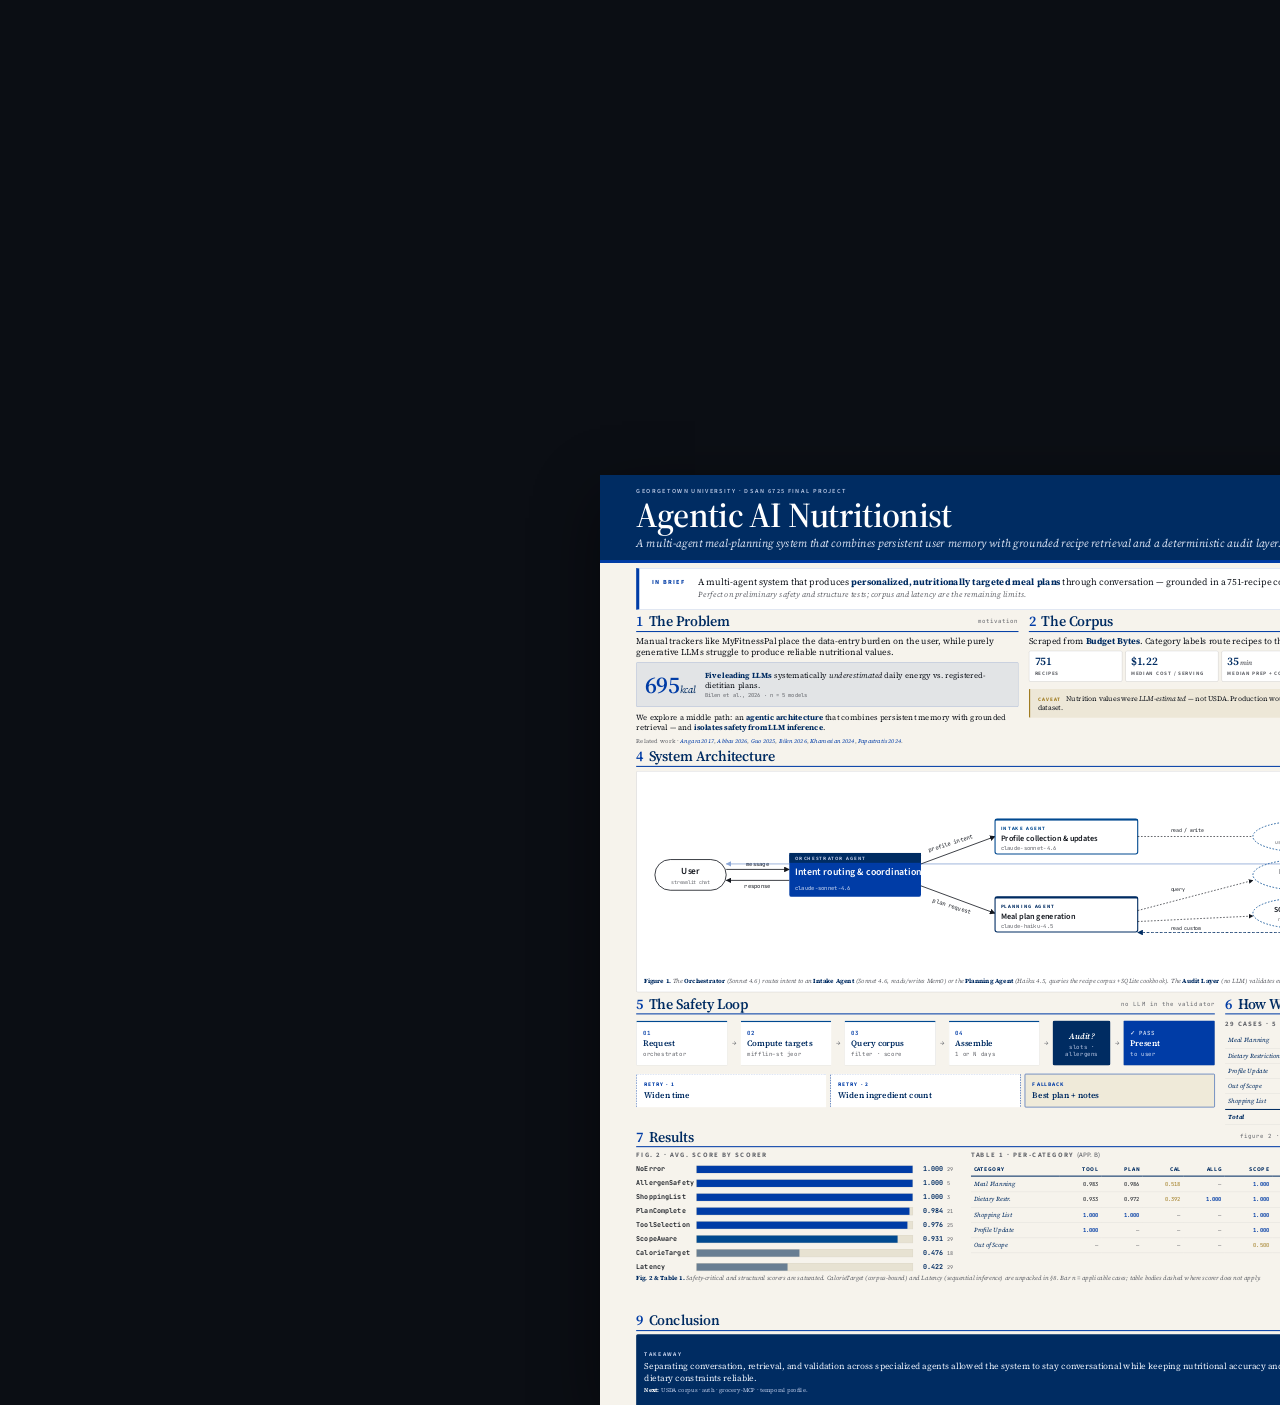
<file: deliverables/poster/poster.html>
<!doctype html>
<html lang="en">
<head>
<meta charset="utf-8">
<title>Agentic AI Nutritionist · DSAN 6725 Poster</title>
<link rel="preconnect" href="https://fonts.googleapis.com">
<link rel="preconnect" href="https://fonts.gstatic.com" crossorigin>
<link href="https://fonts.googleapis.com/css2?family=Source+Serif+4:ital,opsz,wght@0,8..60,400;0,8..60,600;0,8..60,700;1,8..60,400;1,8..60,600&family=Source+Sans+3:wght@400;500;600;700&family=JetBrains+Mono:wght@400;500;600&display=swap" rel="stylesheet">
<style>
  /* =========================================================
     48" x 36" conference poster. Design canvas: 2400 x 1800.
     Georgetown palette:
       #003ca6  Hoya Blue     (primary accent, links, keylines)
       #004990  Medium Blue   (headings, chart bars)
       #002c62  Deep Navy     (body banners, chart reference)
       #63656b  Stone Gray    (secondary text, rules)
     ========================================================= */
  :root {
    --paper:        #F6F3EC;   /* warm cream poster ground */
    --paper-2:      #EFEAD9;
    --card:         #FFFFFF;
    --ink:          #14181F;
    --ink-2:        #3A3E47;
    --muted:        #63656b;   /* Georgetown stone */
    --hoya:         #003ca6;   /* Georgetown Hoya Blue */
    --medium:       #004990;   /* Medium Blue */
    --navy:         #002c62;   /* Deep Navy */
    --hoya-soft:    rgba(0,60,166,0.08);
    --hoya-line:    rgba(0,60,166,0.22);
    --rule:         rgba(20,24,31,0.16);
    --rule-soft:    rgba(20,24,31,0.08);
    --gold:         #a07c21;   /* small warm accent for Budget-Bytes caveat */
  }

  * { box-sizing: border-box; margin: 0; padding: 0; }
  html, body { background: #0B0E14; }

  body {
    font-family: 'Source Sans 3', system-ui, sans-serif;
    color: var(--ink);
    display: flex;
    justify-content: center;
    padding: 40px 20px;
    min-height: 100vh;
  }

  .stage {
    width: 100%;
    max-width: 2400px;
    aspect-ratio: 4 / 3;
    position: relative;
  }
  .poster-wrap {
    position: absolute;
    inset: 0;
    display: grid;
    place-items: center;
  }

  .poster {
    width: 2400px;
    height: 1800px;
    background: var(--paper);
    color: var(--ink);
    position: relative;
    overflow: hidden;
    transform-origin: center;
    box-shadow: 0 40px 120px rgba(0,0,0,0.45);
  }

  /* ============ PRINT: 48" x 36" poster paper ============ */
  @page {
    size: 48in 36in;
    margin: 0;
  }
  @media print {
    html, body {
      background: #fff !important;
      margin: 0 !important;
      padding: 0 !important;
      width: 48in;
      height: 36in;
      overflow: hidden !important;
    }
    body { display: block !important; }
    .stage {
      all: unset !important;
      display: block !important;
      width: 2400px !important;
      height: 1800px !important;
    }
    .poster-wrap {
      position: static !important;
      display: block !important;
      width: 2400px !important;
      height: 1800px !important;
    }
    /* Keep the poster at its native 2400x1800 design resolution and
       scale up 1.92x so it fills 48in x 36in exactly (at 96 DPI). */
    .poster {
      width: 2400px !important;
      height: 1800px !important;
      transform: scale(1.92) !important;
      transform-origin: top left !important;
      box-shadow: none !important;
      page-break-inside: avoid;
    }
    /* Keep ink dense — stop browsers stripping backgrounds */
    * {
      -webkit-print-color-adjust: exact !important;
      print-color-adjust: exact !important;
    }
  }

  /* ============ TYPE SYSTEM ============ */
  .serif    { font-family: 'Source Serif 4', Georgia, serif; font-optical-sizing: auto; }
  .sans     { font-family: 'Source Sans 3', system-ui, sans-serif; }
  .mono     { font-family: 'JetBrains Mono', monospace; }
  .italic   { font-style: italic; }

  .eyebrow {
    font-family: 'Source Sans 3', sans-serif;
    font-size: 14px;
    font-weight: 700;
    letter-spacing: 0.22em;
    text-transform: uppercase;
    color: var(--hoya);
  }
  .sect-num {
    font-family: 'JetBrains Mono', monospace;
    font-weight: 500;
    color: var(--hoya);
  }
  .small-caps {
    font-family: 'Source Sans 3', sans-serif;
    font-size: 12px;
    font-weight: 700;
    letter-spacing: 0.18em;
    text-transform: uppercase;
    color: var(--muted);
  }

  /* ============ HEADER BANNER ============ */
  .banner {
    position: relative;
    background: var(--navy);
    color: #f1f4f9;
    padding: 22px 70px 20px;
    display: grid;
    grid-template-columns: 1fr auto;
    gap: 28px;
    align-items: center;
    border-bottom: 5px solid var(--hoya);
  }
  .banner::after {
    content: '';
    position: absolute;
    left: 0; right: 0; bottom: -5px;
    height: 5px;
    background: linear-gradient(90deg, var(--hoya) 0 55%, var(--medium) 55% 85%, var(--navy) 85% 100%);
  }
  .seal-wrap {
    width: 132px; height: 132px;
    background: rgba(255,255,255,0.06);
    border: 1px solid rgba(255,255,255,0.18);
    border-radius: 50%;
    flex-shrink: 0;
    display: grid;
    place-items: center;
    padding: 10px;
  }
  .seal-wrap img { width: 100%; height: 100%; object-fit: contain; }

  .banner-title { min-width: 0; }
  .banner-title .dept {
    font-family: 'Source Sans 3', sans-serif;
    font-size: 12px;
    font-weight: 600;
    letter-spacing: 0.22em;
    text-transform: uppercase;
    color: #b7c6e3;
    margin-bottom: 5px;
  }
  .banner-title h1 {
    font-family: 'Source Serif 4', serif;
    font-weight: 600;
    font-size: 68px;
    line-height: 0.98;
    letter-spacing: -0.015em;
    color: #fff;
  }
  .banner-title h1 .amp { color: #b7c6e3; font-weight: 400; font-style: italic; }
  .banner-title .sub {
    font-family: 'Source Serif 4', serif;
    font-style: italic;
    font-size: 22px;
    line-height: 1.2;
    color: #dbe4f4;
    margin-top: 8px;
    max-width: 1400px;
  }

  .banner-meta {
    text-align: right;
    font-family: 'Source Sans 3', sans-serif;
    color: #dbe4f4;
    line-height: 1.4;
  }
  .banner-meta .venue {
    font-size: 11px;
    font-weight: 700;
    letter-spacing: 0.22em;
    text-transform: uppercase;
    color: #b7c6e3;
    margin-bottom: 6px;
  }
  .banner-meta .authors {
    font-family: 'Source Serif 4', serif;
    font-size: 20px;
    font-weight: 600;
    color: #fff;
    line-height: 1.15;
  }
  .banner-meta .authors em { font-weight: 400; color: #b7c6e3; font-style: italic; padding: 0 3px; }
  .banner-meta .affil {
    font-size: 11px;
    margin-top: 4px;
    color: #b7c6e3;
    letter-spacing: 0.02em;
  }
  .banner-meta .date {
    margin-top: 8px;
    padding-top: 6px;
    border-top: 1px solid rgba(255,255,255,0.18);
    font-size: 10px;
    font-weight: 700;
    letter-spacing: 0.22em;
    text-transform: uppercase;
    color: #b7c6e3;
  }

  /* ============ POSTER BODY ============ */
  .body {
    padding: 10px 70px 10px;
    display: grid;
    grid-template-columns: repeat(12, 1fr);
    grid-auto-rows: min-content;
    column-gap: 20px;
    row-gap: 8px;
  }

  /* ============ SECTION BASE ============ */
  .section { display: flex; flex-direction: column; min-width: 0; }
  .section-head {
    display: grid;
    grid-template-columns: auto 1fr auto;
    gap: 10px;
    align-items: baseline;
    border-bottom: 2px solid var(--hoya);
    padding-bottom: 5px;
    margin-bottom: 6px;
  }
  .section-head .num {
    font-family: 'Source Serif 4', serif;
    font-weight: 600;
    font-size: 28px;
    color: var(--hoya);
    line-height: 1;
  }
  .section-head h2 {
    font-family: 'Source Serif 4', serif;
    font-weight: 600;
    font-size: 28px;
    letter-spacing: -0.01em;
    line-height: 1;
    color: var(--navy);
  }
  .section-head .tag {
    justify-self: end;
    align-self: center;
    font-family: 'JetBrains Mono', monospace;
    font-size: 11px;
    color: var(--muted);
    letter-spacing: 0.08em;
  }

  .section p, .section li, .section td {
    font-family: 'Source Serif 4', serif;
    font-size: 14px;
    line-height: 1.38;
    color: var(--ink);
  }
  .section p + p { margin-top: 8px; }
  .section strong { font-weight: 700; color: var(--navy); }
  .section em { font-style: italic; }

  .inline-cite {
    color: var(--hoya);
    font-style: italic;
    white-space: nowrap;
  }

  /* ============ SPANS ============ */
  .c-abstract   { grid-column: 1 / span 12; }
  .c-left   { grid-column: 1 / span 4; }
  .c-mid    { grid-column: 5 / span 4; }
  .c-right  { grid-column: 9 / span 4; }
  .c-full   { grid-column: 1 / span 12; }
  .c-8      { grid-column: 1 / span 8; }
  .c-4-r    { grid-column: 9 / span 4; }
  .c-6-l    { grid-column: 1 / span 6; }
  .c-6-r    { grid-column: 7 / span 6; }

  /* ============ ABSTRACT BOX ============ */
  .abstract-box {
    background: var(--card);
    border: 1px solid var(--hoya-line);
    border-left: 6px solid var(--hoya);
    padding: 14px 24px 16px;
    display: grid;
    grid-template-columns: auto 1fr;
    column-gap: 24px;
    row-gap: 4px;
    align-items: start;
  }
  .abstract-box .abs-label {
    font-family: 'Source Sans 3', sans-serif;
    font-weight: 700;
    font-size: 12px;
    letter-spacing: 0.22em;
    text-transform: uppercase;
    color: var(--hoya);
    padding-top: 4px;
  }
  .abstract-box p {
    font-family: 'Source Serif 4', serif;
    font-size: 14px;
    line-height: 1.4;
    color: var(--ink);
    column-count: 3;
    column-gap: 28px;
    column-rule: 1px solid var(--rule-soft);
  }
  .abstract-box p strong { color: var(--navy); }

  /* ============ BACKGROUND: the 695 kcal stat ============ */
  .stat-block {
    background: var(--hoya-soft);
    border: 1px solid var(--hoya-line);
    padding: 10px 14px;
    margin: 8px 0 10px;
    display: grid;
    grid-template-columns: auto 1fr;
    gap: 18px;
    align-items: center;
    border-radius: 3px;
  }
  .stat-block {
    padding: 14px 16px !important;
  }
  .stat-block .stat-num-BUMP {} /* marker */
  .stat-block .stat-num {
    font-family: 'Source Serif 4', serif;
    font-weight: 600;
    font-size: 46px;
    line-height: 1;
    color: var(--hoya);
    letter-spacing: -0.02em;
  }
  .stat-block .stat-num .u {
    font-size: 20px;
    font-style: italic;
    font-weight: 400;
    color: var(--navy);
    margin-left: 2px;
  }
  .stat-block .stat-text {
    font-family: 'Source Serif 4', serif;
    font-size: 15px;
    line-height: 1.32;
    color: var(--ink);
  }
  .stat-block .stat-text strong { color: var(--navy); }
  .stat-block .src {
    font-family: 'JetBrains Mono', monospace;
    font-size: 10.5px;
    color: var(--muted);
    margin-top: 4px;
    display: block;
  }

  /* ============ DATA PANEL ============ */
  .data-stats {
    display: grid;
    grid-template-columns: repeat(4, 1fr);
    gap: 6px;
    margin: 8px 0 8px;
  }
  .data-stat {
    background: var(--card);
    border: 1px solid var(--rule);
    padding: 8px 10px;
    border-radius: 3px;
  }
  .data-stat .n {
    font-family: 'Source Serif 4', serif;
    font-weight: 600;
    font-size: 22px;
    line-height: 1;
    color: var(--navy);
  }
  .data-stat .n .u { font-size: 13px; font-style: italic; color: var(--muted); margin-left: 2px; }
  .data-stat .lab {
    font-family: 'Source Sans 3', sans-serif;
    font-size: 10px;
    font-weight: 700;
    letter-spacing: 0.16em;
    text-transform: uppercase;
    color: var(--muted);
    margin-top: 6px;
  }
  .caveat {
    background: rgba(160,124,33,0.10);
    border-left: 3px solid var(--gold);
    padding: 10px 14px;
    border-radius: 2px;
    font-family: 'Source Serif 4', serif;
    font-size: 13.5px;
    line-height: 1.35;
    color: var(--ink);
    margin-top: 6px;
  }
  .caveat .tag {
    font-family: 'Source Sans 3', sans-serif;
    font-size: 10px;
    font-weight: 700;
    letter-spacing: 0.2em;
    text-transform: uppercase;
    color: var(--gold);
    margin-right: 6px;
  }

  /* ============ METHODS / TECH STACK ============ */
  .stack-grid {
    display: grid;
    grid-template-columns: repeat(2, 1fr);
    gap: 6px;
    margin-top: 6px;
  }
  .stack-card {
    background: var(--card);
    border: 1px solid var(--rule);
    padding: 8px 10px;
    border-radius: 3px;
  }
  .stack-card .tool {
    font-family: 'JetBrains Mono', monospace;
    font-size: 12px;
    font-weight: 600;
    color: var(--hoya);
    letter-spacing: 0.01em;
  }
  .stack-card .role {
    font-family: 'Source Sans 3', sans-serif;
    font-size: 9.5px;
    font-weight: 700;
    letter-spacing: 0.18em;
    text-transform: uppercase;
    color: var(--muted);
    margin-top: 1px;
  }
  .stack-card p {
    font-size: 11.5px !important;
    line-height: 1.3 !important;
    margin-top: 3px !important;
    color: var(--ink-2);
  }

  /* ============ ARCHITECTURE PANEL ============ */
  .arch-card {
    background: var(--card);
    border: 1px solid var(--rule);
    padding: 10px 14px 12px;
    border-radius: 3px;
    margin-top: 2px;
  }
  .arch-svg { width: 100%; height: auto; display: block; overflow: visible; }
  .fig-caption {
    font-family: 'Source Serif 4', serif;
    font-style: italic;
    font-size: 12px;
    color: var(--muted);
    margin-top: 8px;
    line-height: 1.35;
  }
  .fig-caption b {
    font-style: normal;
    font-weight: 700;
    color: var(--navy);
  }

  /* ============ AUDIT LOOP FLOW ============ */
  .flow {
    display: flex;
    gap: 6px;
    align-items: stretch;
    flex-wrap: nowrap;
    margin: 6px 0;
  }
  .flow-step {
    flex: 1 1 0;
    min-width: 0;
    background: var(--card);
    border: 1px solid var(--rule);
    border-top: 3px solid var(--medium);
    padding: 14px 12px;
    border-radius: 2px;
  }
  .flow-step .n {
    font-family: 'JetBrains Mono', monospace;
    font-size: 11px;
    font-weight: 600;
    color: var(--hoya);
    letter-spacing: 0.06em;
  }
  .flow-step h5 {
    font-family: 'Source Serif 4', serif;
    font-weight: 600;
    font-size: 16px;
    line-height: 1.2;
    color: var(--navy);
    margin-top: 4px;
  }
  .flow-step .m {
    font-family: 'JetBrains Mono', monospace;
    font-size: 11px;
    color: var(--muted);
    margin-top: 4px;
  }
  .flow-arrow {
    align-self: center;
    color: var(--muted);
    font-size: 14px;
    padding: 0 2px;
  }
  .flow-step.decision {
    border-top-color: transparent;
    background: var(--navy);
    color: #e7eef8;
    display: grid; place-items: center;
    text-align: center;
    border-radius: 4px;
    flex: 0 0 112px;
  }
  .flow-step.decision h5 { color: #fff; font-style: italic; }
  .flow-step.decision .m { color: #b7c6e3; }
  .flow-step.pass {
    border-top-color: var(--hoya);
    background: var(--hoya);
    color: #fff;
  }
  .flow-step.pass h5 { color: #fff; }
  .flow-step.pass .n, .flow-step.pass .m { color: #cfdcf3; }

  .retry-row {
    display: grid;
    grid-template-columns: repeat(3, 1fr);
    gap: 8px;
    margin-top: 10px;
  }
  .retry-card {
    background: var(--card);
    border: 1px dashed var(--hoya);
    padding: 12px 14px;
    border-radius: 2px;
  }
  .retry-card.fallback {
    background: var(--paper-2);
    border-style: solid;
  }
  .retry-card .tg {
    font-family: 'Source Sans 3', sans-serif;
    font-size: 10.5px;
    font-weight: 700;
    letter-spacing: 0.18em;
    text-transform: uppercase;
    color: var(--hoya);
  }
  .retry-card h5 {
    font-family: 'Source Serif 4', serif;
    font-weight: 600;
    font-size: 16px;
    color: var(--navy);
    margin-top: 4px;
    line-height: 1.2;
  }
  .retry-card .m {
    font-family: 'JetBrains Mono', monospace;
    font-size: 9.5px;
    color: var(--muted);
    margin-top: 2px;
  }

  /* ============ EVALUATION PANEL ============ */
  .eval-head-grid {
    display: grid;
    grid-template-columns: 1fr auto;
    gap: 14px;
    align-items: end;
    margin-bottom: 6px;
  }
  .eval-head-grid p { font-size: 14px; line-height: 1.38; }
  .eval-split {
    display: grid;
    grid-template-columns: 1.05fr 1fr;
    gap: 22px;
  }

  /* bar chart */
  .chart-title {
    font-family: 'Source Sans 3', sans-serif;
    font-size: 13px;
    font-weight: 700;
    letter-spacing: 0.2em;
    text-transform: uppercase;
    color: var(--muted);
    margin-bottom: 8px;
  }
  .bars { display: flex; flex-direction: column; gap: 4px; }
  .bars { gap: 6px !important; }
  .bar-row {
    display: grid;
    grid-template-columns: 108px 1fr 50px 28px;
    align-items: center;
    gap: 8px;
    padding: 2px 0;
    font-family: 'JetBrains Mono', monospace;
    font-size: 13px;
  }
  .bar-row .lbl { color: var(--ink); font-weight: 600; }
  .bar-row .track {
    height: 16px;
    background: #e7e2d2;
    border-radius: 1px;
    position: relative;
    border: 1px solid rgba(0,0,0,0.05);
  }
  .bar-row .fill {
    position: absolute;
    top: 0; bottom: 0; left: 0;
    background: var(--hoya);
  }
  .bar-row.ok   .fill { background: var(--medium); }
  .bar-row.weak .fill { background: var(--navy); opacity: 0.55; }
  .bar-row .val {
    text-align: right;
    font-weight: 700;
    color: var(--navy);
  }
  .bar-row .n {
    color: var(--muted);
    font-size: 10px;
  }

  /* category table */
  .cat-table {
    width: 100%;
    border-collapse: collapse;
    font-family: 'Source Sans 3', sans-serif;
  }
  .cat-table th {
    font-family: 'Source Sans 3', sans-serif;
    font-size: 11px;
    font-weight: 700;
    letter-spacing: 0.1em;
    text-transform: uppercase;
    color: var(--navy);
    text-align: left;
    padding: 4px 5px;
    border-bottom: 2px solid var(--navy);
    white-space: nowrap;
  }
  .cat-table th:not(:first-child) { text-align: right; }
  .cat-table td {
    padding: 6px 6px;
    font-family: 'JetBrains Mono', monospace;
    font-size: 13px;
    font-size: 10.5px;
    color: var(--ink);
    border-bottom: 1px solid var(--rule-soft);
    text-align: right;
  }
  .cat-table td:first-child {
    font-family: 'Source Serif 4', serif;
    font-style: italic;
    font-size: 12px;
    color: var(--navy);
    text-align: left;
  }
  .cat-table .perf { font-weight: 700; color: var(--hoya); }
  .cat-table .low  { color: var(--gold); }
  .cat-table .na   { color: var(--muted); }

  /* ============ DISCUSSION / KEY FINDINGS ============ */
  .findings-list {
    display: grid;
    grid-template-columns: 1fr 1fr;
    gap: 6px;
  }
  .finding {
    display: grid;
    grid-template-columns: 28px 1fr;
    gap: 10px;
    padding: 12px 14px 12px 12px;
    background: var(--card);
    border: 1px solid var(--rule);
    border-left: 3px solid var(--hoya);
    border-radius: 2px;
  }
  .finding .idx {
    font-family: 'Source Serif 4', serif;
    font-weight: 600;
    font-size: 24px;
    color: var(--hoya);
    line-height: 1;
  }
  .finding h5 {
    font-family: 'Source Serif 4', serif;
    font-weight: 700;
    font-size: 16px;
    color: var(--navy);
    line-height: 1.22;
    margin-bottom: 4px;
  }
  .finding p { font-size: 13px !important; line-height: 1.4 !important; color: var(--ink-2); }
  .finding.limit { border-left-color: var(--gold); }
  .finding.limit .idx { color: var(--gold); }

  /* ============ CONCLUSION / QR ============ */
  .conclusion {
    background: var(--navy);
    color: #e7eef8;
    padding: 8px 16px;
    border-radius: 3px;
    display: grid;
    grid-template-columns: 1fr auto;
    gap: 14px;
    align-items: center;
  }
  .conclusion h3 {
    font-family: 'Source Sans 3', sans-serif;
    font-size: 11px;
    font-weight: 700;
    letter-spacing: 0.24em;
    text-transform: uppercase;
    color: #b7c6e3;
    margin-bottom: 4px;
  }
  .conclusion p {
    font-family: 'Source Serif 4', serif;
    font-size: 12px;
    line-height: 1.35;
    color: #e7eef8;
  }
  .conclusion p + p { margin-top: 5px; }
  .conclusion p strong { color: #fff; font-weight: 700; }
  .conclusion .qr-wrap {
    background: #fff;
    padding: 5px;
    border-radius: 3px;
    text-align: center;
    width: 86px;
  }
  .conclusion .qr-wrap img { width: 76px; height: 76px; display: block; }
  .conclusion .qr-wrap .cap {
    font-family: 'Source Sans 3', sans-serif;
    font-size: 8px;
    font-weight: 700;
    letter-spacing: 0.18em;
    text-transform: uppercase;
    color: var(--navy);
    margin-top: 4px;
  }

  /* ============ REFERENCES ============ */
  .refs {
    background: transparent;
    border-top: 1px solid var(--rule);
    padding-top: 6px;
    margin-top: 4px;
  }
  .refs h3 {
    font-family: 'Source Sans 3', sans-serif;
    font-size: 10.5px;
    font-weight: 700;
    letter-spacing: 0.24em;
    text-transform: uppercase;
    color: var(--navy);
    margin-bottom: 5px;
  }
  .refs ol {
    list-style: none;
    counter-reset: r;
    columns: 1;
    column-gap: 24px;
  }
  .refs li {
    counter-increment: r;
    font-family: 'Source Serif 4', serif;
    font-size: 9.5px;
    line-height: 1.28;
    color: var(--ink-2);
    padding-left: 18px;
    position: relative;
    break-inside: avoid;
    margin-bottom: 2px;
  }
  .refs li::before {
    content: "[" counter(r) "]";
    position: absolute;
    left: 0; top: 0;
    font-family: 'JetBrains Mono', monospace;
    font-size: 10px;
    font-weight: 600;
    color: var(--hoya);
  }
  .refs li em { color: var(--navy); font-style: italic; }

  /* ============ FOOTER RULE ============ */
  .poster-footer {
    margin: 6px 70px 0;
    padding-top: 5px;
    border-top: 1px solid var(--rule);
    display: flex;
    justify-content: space-between;
    align-items: center;
    font-family: 'Source Sans 3', sans-serif;
    font-size: 9.5px;
    color: var(--muted);
    letter-spacing: 0.1em;
  }
  .poster-footer .mark {
    font-family: 'Source Serif 4', serif;
    font-style: italic;
    font-size: 12px;
    color: var(--navy);
    letter-spacing: 0;
  }
  .dot { display: inline-block; width: 6px; height: 6px; border-radius: 50%; background: var(--hoya); vertical-align: middle; margin: 0 6px; }
</style>
</head>
<body>

<div class="stage">
  <div class="poster-wrap">
    <div class="poster" id="poster">

      <!-- ======================= HEADER BANNER ======================= -->
      <header class="banner">
        <div class="banner-title">
          <div class="dept">Georgetown University &middot; DSAN 6725 Final Project</div>
          <h1>Agentic AI Nutritionist</h1>
          <div class="sub">
            A multi-agent meal-planning system that combines persistent user memory with
            grounded recipe retrieval and a deterministic audit layer.
          </div>
        </div>
        <div class="banner-meta">
          <div class="venue">Spring 2026 &middot; Poster Session</div>
          <div class="authors">Tyler Blue &nbsp;<em>and</em>&nbsp; Andrew Moy</div>
          <div class="affil">M.S. Data Science &amp; Analytics, Georgetown University</div>
          <div class="date">Published April 24, 2026</div>
        </div>
      </header>

      <!-- ======================= BODY GRID ======================= -->
      <div class="body">

        <!-- ========= LEAD: replaces abstract with a thesis band ========= -->
        <section class="section c-abstract">
          <div class="abstract-box">
            <div class="abs-label">In brief</div>
            <p style="column-count: 1; font-size: 18px; line-height: 1.35;">
              A multi-agent system that produces <strong>personalized, nutritionally
              targeted meal plans</strong> through conversation &mdash; grounded in a
              751-recipe corpus, with a deterministic audit layer outside the LLM.
              <br>
              <em style="color: var(--muted); font-size: 15px; letter-spacing: 0.02em;">Perfect on preliminary safety and structure tests; corpus and latency are the remaining limits.</em>
            </p>
          </div>
        </section>

        <!-- ========= 1. INTRODUCTION / BACKGROUND ========= -->
        <section class="section c-left">
          <div class="section-head">
            <span class="num">1</span>
            <h2>The Problem</h2>
            <span class="tag">motivation</span>
          </div>

          <p style="font-size: 17px; line-height: 1.3;">
            Manual trackers like MyFitnessPal place the data-entry burden on the user,
            while purely generative LLMs struggle to produce reliable nutritional values.
          </p>

          <div class="stat-block">
            <div class="stat-num">695<span class="u">kcal</span></div>
            <div class="stat-text">
              <strong>Five leading LLMs</strong> systematically
              <em>underestimated</em> daily energy vs. registered-dietitian plans.
              <span class="src">Bilen et al., 2026 &middot; n = 5 models</span>
            </div>
          </div>

          <p style="font-size: 15px; line-height: 1.32;">
            We explore a middle path: an <strong>agentic architecture</strong> that
            combines persistent memory with grounded retrieval &mdash; and
            <strong>isolates safety from LLM inference</strong>.
          </p>

          <p style="font-size: 11px; color: var(--muted); margin-top: 8px; letter-spacing: 0.02em;">
            Related work &middot;
            <span class="inline-cite">Angara 2017</span>,
            <span class="inline-cite">Abbas 2026</span>,
            <span class="inline-cite">Guo 2025</span>,
            <span class="inline-cite">Bilen 2026</span>,
            <span class="inline-cite">Khamesian 2024</span>,
            <span class="inline-cite">Papastratis 2024</span>.
          </p>
        </section>

        <!-- ========= 2. DATA ========= -->
        <section class="section c-mid">
          <div class="section-head">
            <span class="num">2</span>
            <h2>The Corpus</h2>
            <span class="tag">budget bytes &middot; 751</span>
          </div>

          <p style="font-size: 17px; line-height: 1.3;">
            Scraped from <strong>Budget Bytes</strong>. Category labels route recipes to
            the right meal slot.
          </p>

          <div class="data-stats">
            <div class="data-stat">
              <div class="n">751</div>
              <div class="lab">Recipes</div>
            </div>
            <div class="data-stat">
              <div class="n">$1.22</div>
              <div class="lab">Median cost / serving</div>
            </div>
            <div class="data-stat">
              <div class="n">35<span class="u">min</span></div>
              <div class="lab">Median prep + cook</div>
            </div>
            <div class="data-stat">
              <div class="n">213<span class="u">kcal</span></div>
              <div class="lab">Mean kcal / serving</div>
            </div>
          </div>

          <div class="caveat">
            <span class="tag">Caveat</span>
            Nutrition values were <em>LLM-estimated</em> &mdash; not USDA. Production
            would replace with a lab-validated dataset.
          </div>
        </section>

        <!-- ========= 3. MODELS & TECHNOLOGIES ========= -->
        <section class="section c-right">
          <div class="section-head">
            <span class="num">3</span>
            <h2>The Stack</h2>
            <span class="tag">why these</span>
          </div>

          <div class="stack-grid">
            <div class="stack-card">
              <div class="tool">claude-sonnet-4.6</div>
              <div class="role">Orchestrator + Intake</div>
            </div>
            <div class="stack-card">
              <div class="tool">claude-haiku-4.5</div>
              <div class="role">Planner &middot; structured</div>
            </div>
            <div class="stack-card">
              <div class="tool">strands-agent-sdk</div>
              <div class="role">Agent framework</div>
            </div>
            <div class="stack-card">
              <div class="tool">mem0</div>
              <div class="role">Persistent memory</div>
            </div>
            <div class="stack-card">
              <div class="tool">sqlite</div>
              <div class="role">Personal cookbook</div>
            </div>
            <div class="stack-card">
              <div class="tool">streamlit</div>
              <div class="role">Frontend</div>
            </div>
          </div>

          <p style="font-size: 12px; color: var(--muted); margin-top: 8px; line-height: 1.32;">
            Chosen to keep the <em>what the model is doing</em> legible &mdash; Strands
            over LangChain, SQLite over vector-store.
          </p>
        </section>

        <!-- ========= 4. SYSTEM ARCHITECTURE (full-width) ========= -->
        <section class="section c-full">
          <div class="section-head">
            <span class="num">4</span>
            <h2>System Architecture</h2>
            <span class="tag">figure 1</span>
          </div>

          <div class="arch-card">
            <svg class="arch-svg" viewBox="0 0 2100 240" style="min-height: 380px;" xmlns="http://www.w3.org/2000/svg" preserveAspectRatio="xMidYMid meet">
              <defs>
                <marker id="a-ink" viewBox="0 0 10 10" refX="9" refY="5" markerWidth="7" markerHeight="7" orient="auto-start-reverse"><path d="M0,0 L10,5 L0,10 Z" fill="#14181F"/></marker>
                <marker id="a-hoya" viewBox="0 0 10 10" refX="9" refY="5" markerWidth="7" markerHeight="7" orient="auto-start-reverse"><path d="M0,0 L10,5 L0,10 Z" fill="#003ca6"/></marker>
                <marker id="a-nav" viewBox="0 0 10 10" refX="9" refY="5" markerWidth="7" markerHeight="7" orient="auto-start-reverse"><path d="M0,0 L10,5 L0,10 Z" fill="#002c62"/></marker>
              </defs>

              <!-- USER -->
              <g>
                <rect x="20" y="92" width="130" height="56" rx="28" fill="#fff" stroke="#14181F" stroke-width="1.5"/>
                <text x="85" y="118" text-anchor="middle" fill="#14181F" font-family="Source Serif 4, serif" font-size="17" font-weight="600">User</text>
                <text x="85" y="136" text-anchor="middle" fill="#63656b" font-family="JetBrains Mono, monospace" font-size="9">streamlit chat</text>
              </g>

              <!-- User <-> Orchestrator -->
              <line x1="150" y1="110" x2="265" y2="110" stroke="#14181F" stroke-width="1.5" marker-end="url(#a-ink)"/>
              <text x="207" y="104" text-anchor="middle" fill="#14181F" font-family="JetBrains Mono, monospace" font-size="10">message</text>
              <line x1="265" y1="130" x2="150" y2="130" stroke="#14181F" stroke-width="1.5" marker-end="url(#a-ink)"/>
              <text x="207" y="144" text-anchor="middle" fill="#14181F" font-family="JetBrains Mono, monospace" font-size="10">response</text>

              <!-- ORCHESTRATOR -->
              <g>
                <rect x="265" y="80" width="240" height="80" rx="4" fill="#003ca6"/>
                <rect x="265" y="80" width="240" height="18" fill="#002c62"/>
                <text x="275" y="93" fill="#b7c6e3" font-family="Source Sans 3, sans-serif" font-size="9" font-weight="700" letter-spacing="2">ORCHESTRATOR AGENT</text>
                <text x="275" y="120" fill="#fff" font-family="Source Serif 4, serif" font-size="18" font-weight="600">Intent routing &amp; coordination</text>
                <text x="275" y="148" fill="#cfdcf3" font-family="JetBrains Mono, monospace" font-size="10">claude-sonnet-4.6</text>
              </g>

              <!-- Orch -> Intake -->
              <line x1="505" y1="100" x2="640" y2="50" stroke="#14181F" stroke-width="1.5" marker-end="url(#a-ink)"/>
              <text x="560" y="65" text-anchor="middle" fill="#14181F" font-family="JetBrains Mono, monospace" font-size="10" transform="rotate(-18 560 65)">profile intent</text>

              <!-- Orch -> Planner -->
              <line x1="505" y1="140" x2="640" y2="190" stroke="#14181F" stroke-width="1.5" marker-end="url(#a-ink)"/>
              <text x="560" y="180" text-anchor="middle" fill="#14181F" font-family="JetBrains Mono, monospace" font-size="10" transform="rotate(18 560 180)">plan request</text>

              <!-- INTAKE AGENT -->
              <g>
                <rect x="640" y="18" width="260" height="64" rx="4" fill="#fff" stroke="#004990" stroke-width="2"/>
                <rect x="640" y="18" width="260" height="3" fill="#004990"/>
                <text x="650" y="38" fill="#004990" font-family="Source Sans 3, sans-serif" font-size="9" font-weight="700" letter-spacing="2">INTAKE AGENT</text>
                <text x="650" y="58" fill="#14181F" font-family="Source Serif 4, serif" font-size="15" font-weight="600">Profile collection &amp; updates</text>
                <text x="650" y="75" fill="#63656b" font-family="JetBrains Mono, monospace" font-size="10">claude-sonnet-4.6</text>
              </g>

              <!-- PLANNING AGENT -->
              <g>
                <rect x="640" y="160" width="260" height="64" rx="4" fill="#fff" stroke="#002c62" stroke-width="2"/>
                <rect x="640" y="160" width="260" height="3" fill="#002c62"/>
                <text x="650" y="180" fill="#002c62" font-family="Source Sans 3, sans-serif" font-size="9" font-weight="700" letter-spacing="2">PLANNING AGENT</text>
                <text x="650" y="200" fill="#14181F" font-family="Source Serif 4, serif" font-size="15" font-weight="600">Meal plan generation</text>
                <text x="650" y="217" fill="#63656b" font-family="JetBrains Mono, monospace" font-size="10">claude-haiku-4.5</text>
              </g>

              <!-- Data stores column -->
              <g>
                <ellipse cx="1200" cy="50" rx="90" ry="28" fill="#fff" stroke="#004990" stroke-width="1.5" stroke-dasharray="3 3"/>
                <text x="1200" y="48" text-anchor="middle" fill="#14181F" font-family="Source Serif 4, serif" font-size="14" font-weight="600">Mem0</text>
                <text x="1200" y="64" text-anchor="middle" fill="#63656b" font-family="JetBrains Mono, monospace" font-size="9">user profile · cloud</text>
              </g>
              <g>
                <ellipse cx="1200" cy="120" rx="90" ry="28" fill="#fff" stroke="#004990" stroke-width="1.5" stroke-dasharray="3 3"/>
                <text x="1200" y="118" text-anchor="middle" fill="#14181F" font-family="Source Serif 4, serif" font-size="14" font-weight="600">Recipe corpus</text>
                <text x="1200" y="134" text-anchor="middle" fill="#63656b" font-family="JetBrains Mono, monospace" font-size="9">751 recipes</text>
              </g>
              <g>
                <ellipse cx="1200" cy="190" rx="90" ry="28" fill="#fff" stroke="#004990" stroke-width="1.5" stroke-dasharray="3 3"/>
                <text x="1200" y="188" text-anchor="middle" fill="#14181F" font-family="Source Serif 4, serif" font-size="14" font-weight="600">SQLite cookbook</text>
                <text x="1200" y="204" text-anchor="middle" fill="#63656b" font-family="JetBrains Mono, monospace" font-size="9">relational · local</text>
              </g>

              <!-- Intake <-> Mem0 -->
              <line x1="900" y1="50" x2="1110" y2="50" stroke="#14181F" stroke-width="1.2" stroke-dasharray="3 3"/>
              <text x="960" y="42" fill="#14181F" font-family="JetBrains Mono, monospace" font-size="9">read / write</text>

              <!-- Planner -> Recipe -->
              <line x1="900" y1="185" x2="1110" y2="130" stroke="#14181F" stroke-width="1.2" stroke-dasharray="3 3" marker-end="url(#a-ink)"/>
              <text x="960" y="150" fill="#14181F" font-family="JetBrains Mono, monospace" font-size="9">query</text>

              <!-- Planner -> SQLite -->
              <line x1="900" y1="205" x2="1110" y2="195" stroke="#14181F" stroke-width="1.2" stroke-dasharray="3 3" marker-end="url(#a-ink)"/>
              <text x="960" y="220" fill="#14181F" font-family="JetBrains Mono, monospace" font-size="9">read custom</text>

              <!-- Orch -> SQLite handled via Planner; omitted to reduce clutter -->

              <!-- AUDIT LAYER -->
              <g>
                <rect x="1580" y="85" width="320" height="92" rx="4" fill="#002c62"/>
                <text x="1590" y="105" fill="#b7c6e3" font-family="Source Sans 3, sans-serif" font-size="9" font-weight="700" letter-spacing="2">AUDIT LAYER · NO LLM</text>
                <text x="1590" y="132" fill="#fff" font-family="Source Serif 4, serif" font-size="18" font-weight="600">Deterministic validation</text>
                <text x="1590" y="158" fill="#cfdcf3" font-family="JetBrains Mono, monospace" font-size="10">slots · dupes · allergens</text>
              </g>

              <!-- Planner -> Audit -->
              <line x1="1290" y1="195" x2="1580" y2="150" stroke="#14181F" stroke-width="1.5" marker-end="url(#a-ink)"/>
              <text x="1400" y="185" fill="#14181F" font-family="JetBrains Mono, monospace" font-size="10">plan</text>

              <!-- Audit -> user (pass) -->
              <path d="M 1900 115 L 1960 115 L 1960 100 L 150 100" fill="none" stroke="#003ca6" stroke-width="1.5" marker-end="url(#a-hoya)" opacity="0.45"/>
              <text x="1920" y="110" fill="#003ca6" font-family="JetBrains Mono, monospace" font-size="10" font-weight="600">pass</text>

              <!-- Audit -> Planner (retry) -->
              <path d="M 1740 177 Q 1740 225 1440 225 Q 1140 225 900 225" fill="none" stroke="#002c62" stroke-width="1.5" stroke-dasharray="5 3" marker-end="url(#a-nav)"/>
              <text x="1440" y="240" fill="#002c62" font-family="JetBrains Mono, monospace" font-size="10" font-weight="600">fail · retry · up to 2×</text>
            </svg>

            <div class="fig-caption">
              <b>Figure 1.</b> The <b>Orchestrator</b> (Sonnet 4.6) routes intent to an <b>Intake Agent</b> (Sonnet 4.6, reads/writes Mem0) or the <b>Planning Agent</b> (Haiku 4.5, queries the recipe corpus + SQLite cookbook). The <b>Audit Layer</b> (no LLM) validates every plan for allergens, duplicates, and required slots — looping the Planner up to two times before falling back.
            </div>
          </div>
        </section>

        <!-- ========= 5. PLAN-AUDIT LOOP (col 1-6) ========= -->
        <section class="section c-6-l">
          <div class="section-head">
            <span class="num">5</span>
            <h2>The Safety Loop</h2>
            <span class="tag">no LLM in the validator</span>
          </div>

          <div class="flow">
            <div class="flow-step">
              <div class="n">01</div>
              <h5>Request</h5>
              <div class="m">orchestrator</div>
            </div>
            <div class="flow-arrow">→</div>
            <div class="flow-step">
              <div class="n">02</div>
              <h5>Compute targets</h5>
              <div class="m">mifflin&ndash;st jeor</div>
            </div>
            <div class="flow-arrow">→</div>
            <div class="flow-step">
              <div class="n">03</div>
              <h5>Query corpus</h5>
              <div class="m">filter &middot; score</div>
            </div>
            <div class="flow-arrow">→</div>
            <div class="flow-step">
              <div class="n">04</div>
              <h5>Assemble</h5>
              <div class="m">1 or N days</div>
            </div>
            <div class="flow-arrow">→</div>
            <div class="flow-step decision">
              <div>
                <h5>Audit?</h5>
                <div class="m">slots &middot; allergens</div>
              </div>
            </div>
            <div class="flow-arrow">→</div>
            <div class="flow-step pass">
              <div class="n">✓ PASS</div>
              <h5>Present</h5>
              <div class="m">to user</div>
            </div>
          </div>

          <div class="retry-row">
            <div class="retry-card">
              <div class="tg">Retry &middot; 1</div>
              <h5>Widen time</h5>
            </div>
            <div class="retry-card">
              <div class="tg">Retry &middot; 2</div>
              <h5>Widen ingredient count</h5>
            </div>
            <div class="retry-card fallback">
              <div class="tg">Fallback</div>
              <h5>Best plan + notes</h5>
            </div>
          </div>
        </section>

        <!-- ========= 6. EVALUATION SETUP (col 7-12) ========= -->
        <section class="section c-6-r">
          <div class="section-head">
            <span class="num">6</span>
            <h2>How We Tested</h2>
            <span class="tag">braintrust &middot; no LLM judge</span>
          </div>

          <div style="display: grid; grid-template-columns: 1fr 1fr; gap: 22px; margin-top: 4px;">
            <div>
              <div class="chart-title">29 cases &middot; 5 categories</div>
              <table class="cat-table" style="font-size: 13px;">
                <tr><td>Meal Planning</td><td>12</td></tr>
                <tr><td>Dietary Restriction</td><td>6</td></tr>
                <tr><td>Profile Update</td><td>4</td></tr>
                <tr><td>Out of Scope</td><td>4</td></tr>
                <tr><td>Shopping List</td><td>3</td></tr>
                <tr style="border-top: 2px solid var(--navy);"><td style="font-weight:700;">Total</td><td style="font-weight:700; color: var(--hoya);">29</td></tr>
              </table>
            </div>
            <div>
              <div class="chart-title">8 deterministic scorers</div>
              <div style="display:grid; grid-template-columns: 1fr 1fr; gap: 8px 12px; font-family: 'JetBrains Mono', monospace; font-size: 14px; color: var(--ink); line-height: 1.2;">
                <span>ToolSelection</span>
                <span>Latency</span>
                <span>NoError</span>
                <span>ScopeAwareness</span>
                <span>PlanCompleteness</span>
                <span>CalorieTarget</span>
                <span>AllergenSafety</span>
                <span>ShoppingList</span>
              </div>
              <p style="font-size: 12px; margin-top: 12px; color: var(--muted); line-height: 1.35;">
                Binary or banded numeric. CalorieTarget band: &plusmn;15% of
                Mifflin&ndash;St Jeor.
              </p>
            </div>
          </div>
        </section>

        <!-- ========= 7. RESULTS (col 1-7) ========= -->
        <section class="section" style="grid-column: 1 / span 7;">
          <div class="section-head">
            <span class="num">7</span>
            <h2>Results</h2>
            <span class="tag">figure 2 · table 1</span>
          </div>

          <div style="display: grid; grid-template-columns: 1fr 1.05fr; gap: 18px;">
            <div>
              <div class="chart-title">Fig. 2 &middot; Avg. score by scorer</div>
              <div class="bars">
                <div class="bar-row"><span class="lbl">NoError</span><span class="track"><span class="fill" style="width:100%"></span></span><span class="val">1.000</span><span class="n">29</span></div>
                <div class="bar-row"><span class="lbl">AllergenSafety</span><span class="track"><span class="fill" style="width:100%"></span></span><span class="val">1.000</span><span class="n">5</span></div>
                <div class="bar-row"><span class="lbl">ShoppingList</span><span class="track"><span class="fill" style="width:100%"></span></span><span class="val">1.000</span><span class="n">3</span></div>
                <div class="bar-row"><span class="lbl">PlanComplete</span><span class="track"><span class="fill" style="width:98.4%"></span></span><span class="val">0.984</span><span class="n">21</span></div>
                <div class="bar-row"><span class="lbl">ToolSelection</span><span class="track"><span class="fill" style="width:97.6%"></span></span><span class="val">0.976</span><span class="n">25</span></div>
                <div class="bar-row ok"><span class="lbl">ScopeAware</span><span class="track"><span class="fill" style="width:93.1%"></span></span><span class="val">0.931</span><span class="n">29</span></div>
                <div class="bar-row weak"><span class="lbl">CalorieTarget</span><span class="track"><span class="fill" style="width:47.6%"></span></span><span class="val">0.476</span><span class="n">18</span></div>
                <div class="bar-row weak"><span class="lbl">Latency</span><span class="track"><span class="fill" style="width:42.2%"></span></span><span class="val">0.422</span><span class="n">29</span></div>
              </div>
            </div>

            <div>
              <div class="chart-title">Table 1 &middot; Per-category <span style="color: var(--muted); font-weight: 500; letter-spacing: 0.05em;">(App. B)</span></div>
              <table class="cat-table">
                <thead>
                  <tr>
                    <th>Category</th><th>Tool</th><th>Plan</th><th>Cal</th><th>Allg</th><th>Scope</th><th>Lat</th>
                  </tr>
                </thead>
                <tbody>
                  <tr><td>Meal Planning</td><td>0.983</td><td>0.986</td><td class="low">0.518</td><td class="na">—</td><td class="perf">1.000</td><td class="low">0.208</td></tr>
                  <tr><td>Dietary Restr.</td><td>0.933</td><td>0.972</td><td class="low">0.392</td><td class="perf">1.000</td><td class="perf">1.000</td><td>0.417</td></tr>
                  <tr><td>Shopping List</td><td class="perf">1.000</td><td class="perf">1.000</td><td class="na">—</td><td class="na">—</td><td class="perf">1.000</td><td class="low">0.167</td></tr>
                  <tr><td>Profile Update</td><td class="perf">1.000</td><td class="na">—</td><td class="na">—</td><td class="na">—</td><td class="perf">1.000</td><td>0.750</td></tr>
                  <tr><td>Out of Scope</td><td class="na">—</td><td class="na">—</td><td class="na">—</td><td class="na">—</td><td class="low">0.500</td><td>0.938</td></tr>
                </tbody>
              </table>
            </div>
          </div>
          <div class="fig-caption" style="margin-top: 4px;">
            <b>Fig. 2 &amp; Table 1.</b> Safety-critical and structural scorers are saturated.
            CalorieTarget (corpus-bound) and Latency (sequential inference) are unpacked in §8.
            <em>Bar n = applicable cases; table bodies dashed where scorer does not apply.</em>
          </div>
        </section>

        <!-- ========= 8. FINDINGS & DISCUSSION (col 8-12) ========= -->
        <section class="section" style="grid-column: 8 / span 5;">
          <div class="section-head">
            <span class="num">8</span>
            <h2>What It Means</h2>
            <span class="tag">findings</span>
          </div>

          <div class="findings-list" style="grid-template-columns: 1fr; gap: 12px;">
            <div class="finding">
              <div class="idx">01</div>
              <div>
                <h5>Grounding eliminates hallucination &mdash; by construction.</h5>
                <p>The system can&rsquo;t invent meals. The audit is string-matching.</p>
              </div>
            </div>

            <div class="finding">
              <div class="idx">02</div>
              <div>
                <h5>Separated agents made debugging tractable.</h5>
                <p>Narrow prompts, predictable routing, isolated failures.</p>
              </div>
            </div>

            <div class="finding limit">
              <div class="idx">03</div>
              <div>
                <h5>CalorieTarget (0.476) is a <em>corpus</em> problem.</h5>
                <p>Budget Bytes skews light (213 kcal/srv). USDA corpus closes most of the gap.</p>
              </div>
            </div>

            <div class="finding limit">
              <div class="idx">04</div>
              <div>
                <h5>Latency (0.422) is an <em>infra</em> problem.</h5>
                <p>2&ndash;3 sequential API calls per turn. Parallelize + cache to fix.</p>
              </div>
            </div>
          </div>
        </section>

        <!-- ========= 9. CONCLUSION + QR (full width) ========= -->
        <aside class="section c-full">
          <div class="section-head">
            <span class="num">9</span>
            <h2>Conclusion</h2>
            <span class="tag">&amp; references</span>
          </div>

          <div style="display: grid; grid-template-columns: 1.6fr 1fr; gap: 20px; align-items: stretch;">
            <div class="conclusion">
              <div>
                <h3>Takeaway</h3>
                <p style="font-size: 17px; line-height: 1.32;">
                  Separating conversation, retrieval, and validation across specialized
                  agents allowed the system to stay conversational while keeping
                  nutritional accuracy and dietary constraints reliable.
                </p>
                <p style="font-size: 11px; color: #b7c6e3; margin-top: 6px;">
                  <strong style="color: #fff;">Next:</strong> USDA corpus &middot; auth &middot;
                  grocery-MCP &middot; temporal profile.
                </p>
              </div>
              <div class="qr-wrap">
                <img src="assets/qrcode.png" alt="QR code · repository and demo">
                <div class="cap">Repo &middot; Demo</div>
              </div>
            </div>

            <div class="refs" style="border-top: none; padding-top: 0; margin-top: 0;">
              <h3>References</h3>
              <ol>
                <li>Abbas, A. <em>et al.</em> (2026). &ldquo;Having lunch now&rdquo;: Engagement with a proactive daily-planning agent. <em>CHI 2026</em>.</li>
                <li>Angara, P. <em>et al.</em> (2017). Foodie Fooderson: A conversational agent for the smart kitchen. <em>CASCON 2017</em>.</li>
                <li>Bilen, A. B. <em>et al.</em> (2026). AI diet plans underestimate nutrient intake vs. dietitians. <em>Frontiers in Nutrition</em>, 13, 1765598.</li>
                <li>Guo, P. <em>et al.</em> (2025). Systematic review of ChatGPT dietary recommendations. <em>Dietetics</em>, 4(1), 7.</li>
                <li>Khamesian, S. <em>et al.</em> (2024). NutriGen: Personalized meal-plan generator leveraging LLMs. <em>arXiv</em>.</li>
                <li>Papastratis, I. <em>et al.</em> (2024). AI nutrition recommendation using a generative model and ChatGPT. <em>Sci. Reports</em>, 14, 14620.</li>
              </ol>
              <p style="font-family: 'Source Serif 4', serif; font-style: italic; font-size: 10.5px; line-height: 1.32; color: var(--muted); margin-top: 8px; padding-top: 6px; border-top: 1px dashed var(--rule);">
                <strong style="color: var(--navy); font-style: normal;">Colophon.</strong>
                Poster design iterated with <em>Claude</em> (Anthropic) via its design-tool
                workspace &mdash; layout, typography, and SVG figures were generated
                through conversation with the model. All authorial decisions, research,
                data, and system implementation are the authors&rsquo; own.
              </p>
            </div>
          </div>
        </aside>

      </div>

      <!-- ======================= FOOTER ======================= -->
      <div class="poster-footer">
        <div>DSAN 6725 &middot; Spring 2026 &middot; Final Project Poster &middot; 48&Prime; &times; 36&Prime;</div>
        <div class="mark">Agentic AI Nutritionist <span class="dot"></span> Blue &middot; Moy &middot; 2026</div>
        <div>For a 3-minute verbal walkthrough &middot; Georgetown University</div>
      </div>

    </div>
  </div>
</div>

<script>
  (function(){
    const poster = document.getElementById('poster');
    function fit(){
      const stage = poster.parentElement;
      const s = Math.min(stage.clientWidth / 2400, stage.clientHeight / 1800);
      poster.style.transform = 'scale(' + s + ')';
    }
    new ResizeObserver(fit).observe(poster.parentElement);
    window.addEventListener('resize', fit);
    // Strip the scale before printing so @page + 48in dimensions take over cleanly.
    window.addEventListener('beforeprint', () => { poster.style.transform = 'none'; });
    window.addEventListener('afterprint', fit);
    fit();
  })();
</script>

</body>
</html>
</file>
